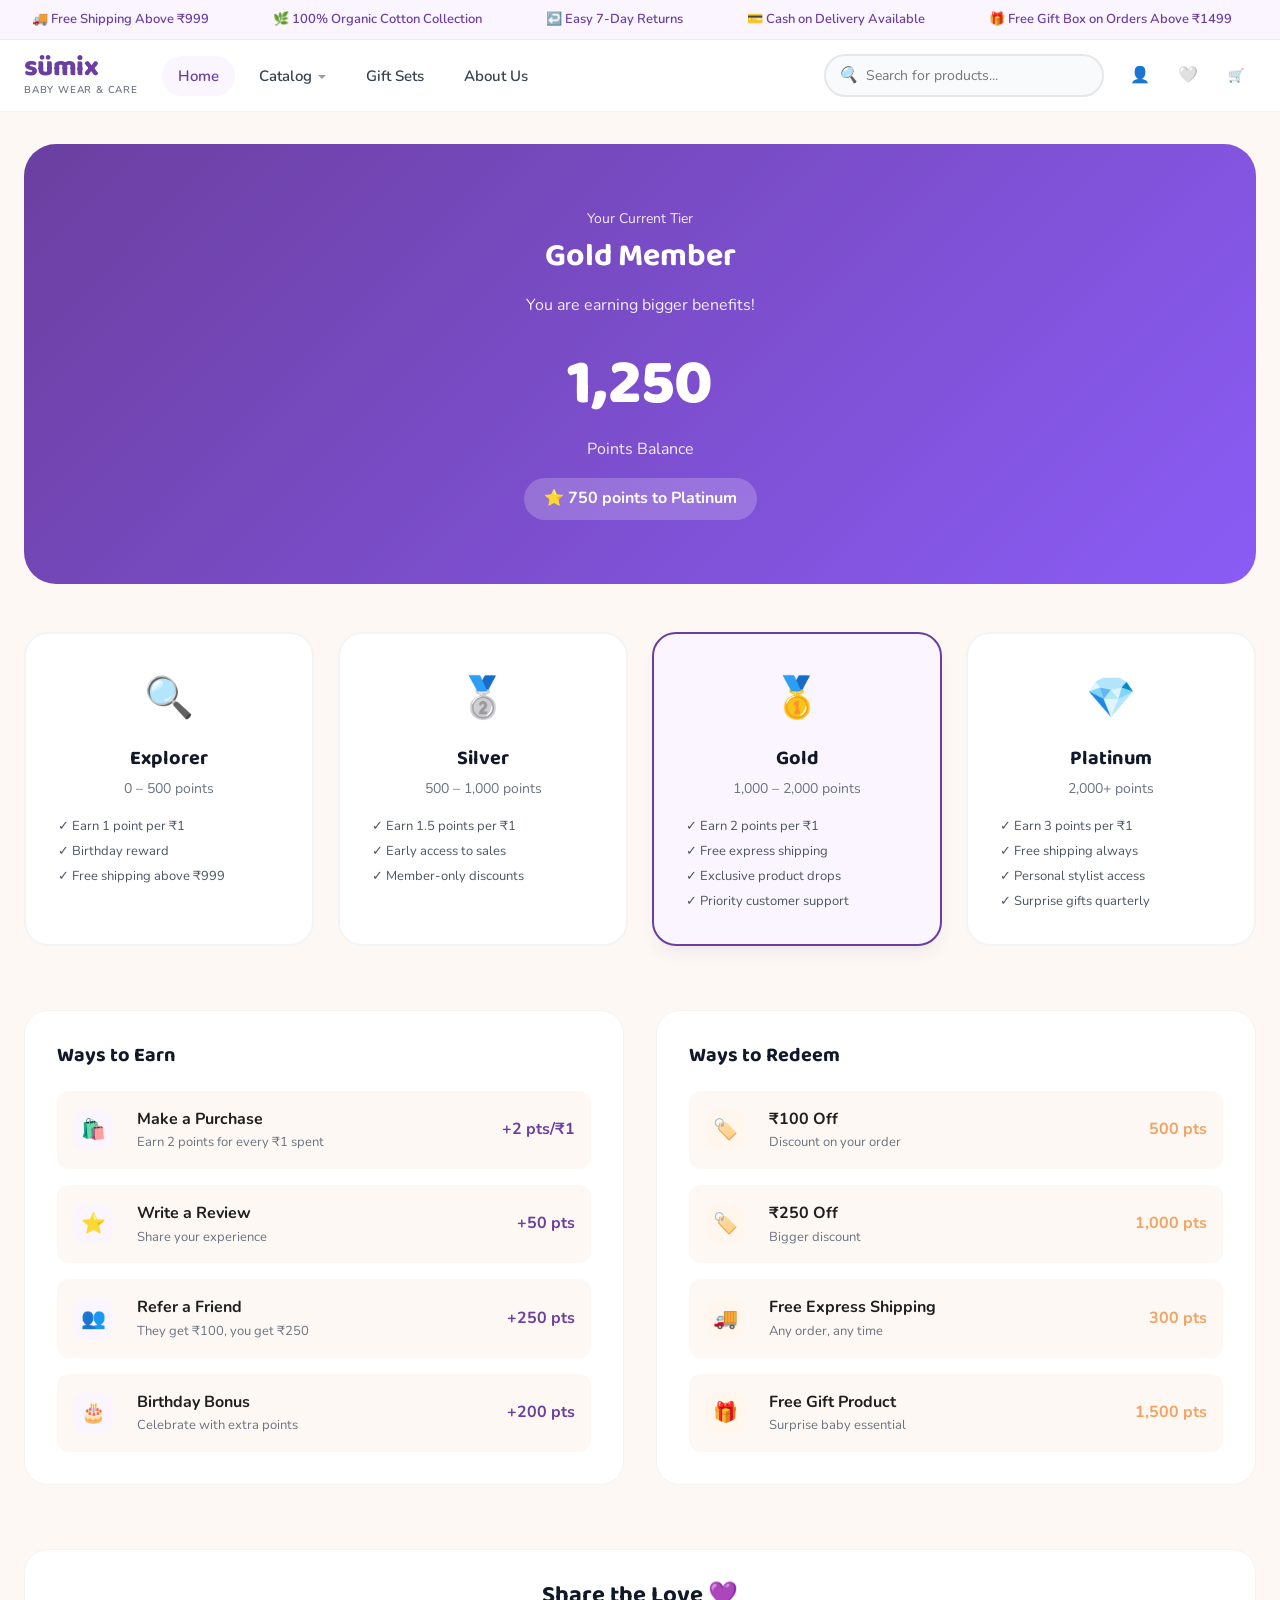
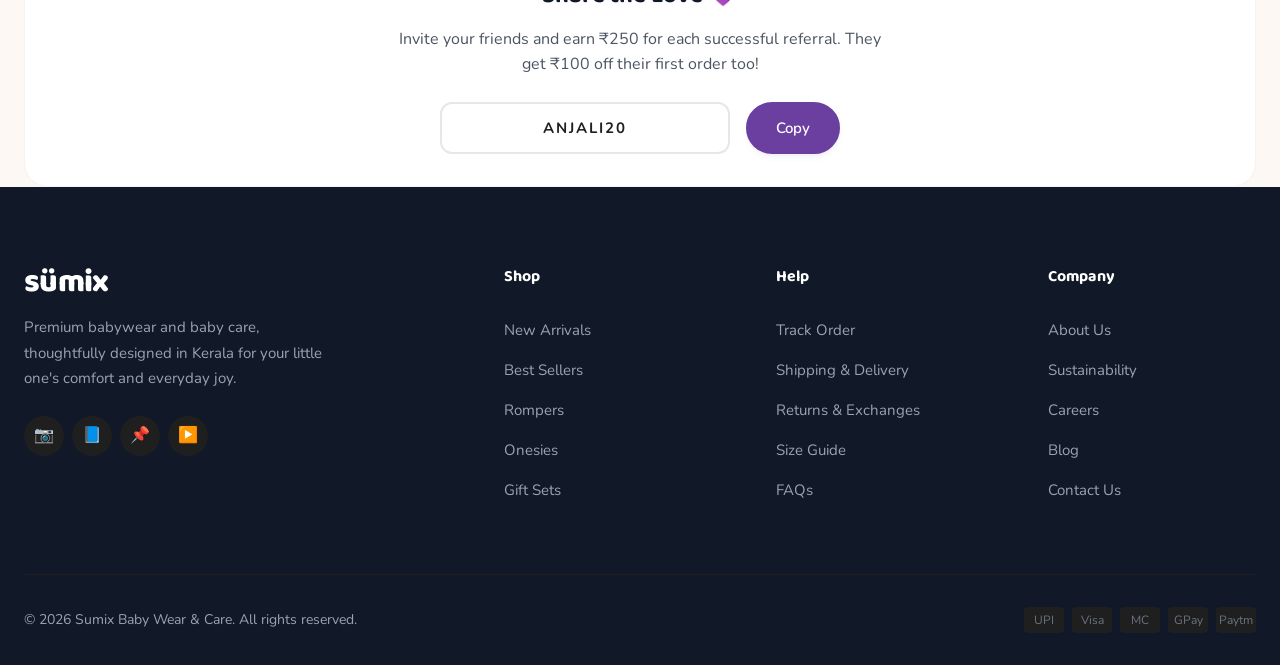
<file: sumix-store 2/rewards.html>
<!DOCTYPE html>
<html lang="en">
<head>
  <meta charset="UTF-8">
  <meta name="viewport" content="width=device-width, initial-scale=1.0">
  <title>SUMIX Rewards — Babywear</title>
  <link rel="stylesheet" href="css/style.css">
</head>
<body>

  <!-- Announcement Bar -->
  <div class="announcement-bar">
    <div class="announcement-track">
      <div class="announcement-item">🚚 Free Shipping Above ₹999</div>
      <div class="announcement-item">🌿 100% Organic Cotton Collection</div>
      <div class="announcement-item">↩️ Easy 7-Day Returns</div>
      <div class="announcement-item">💳 Cash on Delivery Available</div>
      <div class="announcement-item">🎁 Free Gift Box on Orders Above ₹1499</div>
      <div class="announcement-item">🚚 Free Shipping Above ₹999</div>
      <div class="announcement-item">🌿 100% Organic Cotton Collection</div>
      <div class="announcement-item">↩️ Easy 7-Day Returns</div>
      <div class="announcement-item">💳 Cash on Delivery Available</div>
      <div class="announcement-item">🎁 Free Gift Box on Orders Above ₹1499</div>
    </div>
  </div>

  <!-- Header -->
  <header class="header">
    <div class="container header-inner">
      <button class="mobile-menu-btn" aria-label="Menu">
        <span></span><span></span><span></span>
      </button>

      <a href="index.html" class="logo">
        <span class="logo-text">sümix</span>
        <span class="logo-tagline">baby wear & care</span>
      </a>

      <nav class="nav-desktop">
        <a href="index.html" class="nav-link active ">Home</a><a href="collection.html" class="nav-link  has-mega">Catalog</a><a href="collection.html?cat=Gift+Sets" class="nav-link  ">Gift Sets</a><a href="#" class="nav-link  ">About Us</a>
      </nav>

      <div style="display:flex;align-items:center;gap:var(--space-2);flex:1;justify-content:flex-end">
        <div class="search-bar">
          <i>🔍</i>
          <input type="text" placeholder="Search for products...">
        </div>

        <div class="header-actions">
          <a href="account.html" class="icon-btn" aria-label="Account">👤</a>
          <a href="wishlist.html" class="icon-btn" aria-label="Wishlist">
            🤍
            <span class="count wishlist-count" style="display:none">0</span>
          </a>
          <button class="icon-btn" aria-label="Cart" onclick="openCartDrawer()">
            🛒
            <span class="count cart-count" style="display:none">0</span>
          </button>
        </div>
      </div>
    </div>
  </header>

  <!-- Cart Drawer -->
  <div class="cart-drawer-overlay" id="cart-overlay" onclick="closeCartDrawer()"></div>
  <div class="cart-drawer" id="cart-drawer">
    <div class="cart-drawer-header">
      <h3>Your Bag</h3>
      <button class="icon-btn" onclick="closeCartDrawer()" aria-label="Close">✕</button>
    </div>
    <div class="cart-drawer-body" id="cart-drawer-body">
      <!-- Populated by JS -->
    </div>
    <div class="cart-drawer-footer" id="cart-drawer-footer">
      <!-- Populated by JS -->
    </div>
  </div>

  <main style="padding-top:var(--space-4)">
    <div class="container">
      <!-- Rewards Hero -->
      <div class="rewards-hero">
        <div style="font-size:0.875rem;opacity:0.9;margin-bottom:var(--space-1)">Your Current Tier</div>
        <h2>Gold Member</h2>
        <div style="font-size:1rem;opacity:0.9;margin-bottom:var(--space-2)">You are earning bigger benefits!</div>
        <div class="points">1,250</div>
        <div style="font-size:1rem;opacity:0.9">Points Balance</div>
        <div class="tier-badge">⭐ 750 points to Platinum</div>
      </div>

      <!-- Tiers -->
      <div class="tiers-grid">
        <div class="tier-card">
          <div class="tier-icon">🔍</div>
          <h4>Explorer</h4>
          <p style="font-size:0.875rem;color:var(--gray-500)">0 – 500 points</p>
          <ul style="font-size:0.8125rem;color:var(--gray-600);text-align:left;margin-top:var(--space-2);display:flex;flex-direction:column;gap:4px">
            <li>✓ Earn 1 point per ₹1</li>
            <li>✓ Birthday reward</li>
            <li>✓ Free shipping above ₹999</li>
          </ul>
        </div>
        <div class="tier-card">
          <div class="tier-icon">🥈</div>
          <h4>Silver</h4>
          <p style="font-size:0.875rem;color:var(--gray-500)">500 – 1,000 points</p>
          <ul style="font-size:0.8125rem;color:var(--gray-600);text-align:left;margin-top:var(--space-2);display:flex;flex-direction:column;gap:4px">
            <li>✓ Earn 1.5 points per ₹1</li>
            <li>✓ Early access to sales</li>
            <li>✓ Member-only discounts</li>
          </ul>
        </div>
        <div class="tier-card active">
          <div class="tier-icon">🥇</div>
          <h4>Gold</h4>
          <p style="font-size:0.875rem;color:var(--gray-500)">1,000 – 2,000 points</p>
          <ul style="font-size:0.8125rem;color:var(--gray-600);text-align:left;margin-top:var(--space-2);display:flex;flex-direction:column;gap:4px">
            <li>✓ Earn 2 points per ₹1</li>
            <li>✓ Free express shipping</li>
            <li>✓ Exclusive product drops</li>
            <li>✓ Priority customer support</li>
          </ul>
        </div>
        <div class="tier-card">
          <div class="tier-icon">💎</div>
          <h4>Platinum</h4>
          <p style="font-size:0.875rem;color:var(--gray-500)">2,000+ points</p>
          <ul style="font-size:0.8125rem;color:var(--gray-600);text-align:left;margin-top:var(--space-2);display:flex;flex-direction:column;gap:4px">
            <li>✓ Earn 3 points per ₹1</li>
            <li>✓ Free shipping always</li>
            <li>✓ Personal stylist access</li>
            <li>✓ Surprise gifts quarterly</li>
          </ul>
        </div>
      </div>

      <!-- Ways to Earn / Redeem -->
      <div style="display:grid;grid-template-columns:1fr 1fr;gap:var(--space-4);margin-bottom:var(--space-8)">
        <div class="account-main">
          <h3 style="font-family:var(--font-heading);font-size:1.25rem;margin-bottom:var(--space-3)">Ways to Earn</h3>
          <div style="display:flex;flex-direction:column;gap:var(--space-2)">
            <div style="display:flex;align-items:center;gap:var(--space-3);padding:var(--space-2);background:var(--cream);border-radius:var(--radius-md)">
              <div style="width:40px;height:40px;background:var(--primary-soft);border-radius:var(--radius-md);display:flex;align-items:center;justify-content:center;font-size:1.25rem">🛍️</div>
              <div style="flex:1">
                <div style="font-weight:700">Make a Purchase</div>
                <div style="font-size:0.8125rem;color:var(--gray-500)">Earn 2 points for every ₹1 spent</div>
              </div>
              <span style="font-weight:700;color:var(--primary)">+2 pts/₹1</span>
            </div>
            <div style="display:flex;align-items:center;gap:var(--space-3);padding:var(--space-2);background:var(--cream);border-radius:var(--radius-md)">
              <div style="width:40px;height:40px;background:var(--primary-soft);border-radius:var(--radius-md);display:flex;align-items:center;justify-content:center;font-size:1.25rem">⭐</div>
              <div style="flex:1">
                <div style="font-weight:700">Write a Review</div>
                <div style="font-size:0.8125rem;color:var(--gray-500)">Share your experience</div>
              </div>
              <span style="font-weight:700;color:var(--primary)">+50 pts</span>
            </div>
            <div style="display:flex;align-items:center;gap:var(--space-3);padding:var(--space-2);background:var(--cream);border-radius:var(--radius-md)">
              <div style="width:40px;height:40px;background:var(--primary-soft);border-radius:var(--radius-md);display:flex;align-items:center;justify-content:center;font-size:1.25rem">👥</div>
              <div style="flex:1">
                <div style="font-weight:700">Refer a Friend</div>
                <div style="font-size:0.8125rem;color:var(--gray-500)">They get ₹100, you get ₹250</div>
              </div>
              <span style="font-weight:700;color:var(--primary)">+250 pts</span>
            </div>
            <div style="display:flex;align-items:center;gap:var(--space-3);padding:var(--space-2);background:var(--cream);border-radius:var(--radius-md)">
              <div style="width:40px;height:40px;background:var(--primary-soft);border-radius:var(--radius-md);display:flex;align-items:center;justify-content:center;font-size:1.25rem">🎂</div>
              <div style="flex:1">
                <div style="font-weight:700">Birthday Bonus</div>
                <div style="font-size:0.8125rem;color:var(--gray-500)">Celebrate with extra points</div>
              </div>
              <span style="font-weight:700;color:var(--primary)">+200 pts</span>
            </div>
          </div>
        </div>

        <div class="account-main">
          <h3 style="font-family:var(--font-heading);font-size:1.25rem;margin-bottom:var(--space-3)">Ways to Redeem</h3>
          <div style="display:flex;flex-direction:column;gap:var(--space-2)">
            <div style="display:flex;align-items:center;gap:var(--space-3);padding:var(--space-2);background:var(--cream);border-radius:var(--radius-md)">
              <div style="width:40px;height:40px;background:var(--accent-soft);border-radius:var(--radius-md);display:flex;align-items:center;justify-content:center;font-size:1.25rem">🏷️</div>
              <div style="flex:1">
                <div style="font-weight:700">₹100 Off</div>
                <div style="font-size:0.8125rem;color:var(--gray-500)">Discount on your order</div>
              </div>
              <span style="font-weight:700;color:var(--accent)">500 pts</span>
            </div>
            <div style="display:flex;align-items:center;gap:var(--space-3);padding:var(--space-2);background:var(--cream);border-radius:var(--radius-md)">
              <div style="width:40px;height:40px;background:var(--accent-soft);border-radius:var(--radius-md);display:flex;align-items:center;justify-content:center;font-size:1.25rem">🏷️</div>
              <div style="flex:1">
                <div style="font-weight:700">₹250 Off</div>
                <div style="font-size:0.8125rem;color:var(--gray-500)">Bigger discount</div>
              </div>
              <span style="font-weight:700;color:var(--accent)">1,000 pts</span>
            </div>
            <div style="display:flex;align-items:center;gap:var(--space-3);padding:var(--space-2);background:var(--cream);border-radius:var(--radius-md)">
              <div style="width:40px;height:40px;background:var(--accent-soft);border-radius:var(--radius-md);display:flex;align-items:center;justify-content:center;font-size:1.25rem">🚚</div>
              <div style="flex:1">
                <div style="font-weight:700">Free Express Shipping</div>
                <div style="font-size:0.8125rem;color:var(--gray-500)">Any order, any time</div>
              </div>
              <span style="font-weight:700;color:var(--accent)">300 pts</span>
            </div>
            <div style="display:flex;align-items:center;gap:var(--space-3);padding:var(--space-2);background:var(--cream);border-radius:var(--radius-md)">
              <div style="width:40px;height:40px;background:var(--accent-soft);border-radius:var(--radius-md);display:flex;align-items:center;justify-content:center;font-size:1.25rem">🎁</div>
              <div style="flex:1">
                <div style="font-weight:700">Free Gift Product</div>
                <div style="font-size:0.8125rem;color:var(--gray-500)">Surprise baby essential</div>
              </div>
              <span style="font-weight:700;color:var(--accent)">1,500 pts</span>
            </div>
          </div>
        </div>
      </div>

      <!-- Referral -->
      <div class="account-main" style="text-align:center">
        <h3 style="font-family:var(--font-heading);font-size:1.5rem;margin-bottom:var(--space-2)">Share the Love 💜</h3>
        <p style="color:var(--gray-600);margin-bottom:var(--space-3);max-width:500px;margin-inline:auto">Invite your friends and earn ₹250 for each successful referral. They get ₹100 off their first order too!</p>
        <div style="display:flex;gap:var(--space-2);max-width:400px;margin:0 auto">
          <input type="text" class="input" value="ANJALI20" readonly style="text-align:center;font-weight:700;letter-spacing:2px">
          <button class="btn btn-primary" onclick="showToast('Referral code copied! 📋', 'success')">Copy</button>
        </div>
      </div>
    </div>
  </main>

  <!-- Footer -->
  <footer class="footer">
    <div class="container">
      <div class="footer-grid">
        <div class="footer-brand">
          <div class="logo-text" style="font-size:2rem">sümix</div>
          <p>Premium babywear and baby care, thoughtfully designed in Kerala for your little one's comfort and everyday joy.</p>
          <div class="footer-social">
            <a href="#" aria-label="Instagram">📷</a>
            <a href="#" aria-label="Facebook">📘</a>
            <a href="#" aria-label="Pinterest">📌</a>
            <a href="#" aria-label="YouTube">▶️</a>
          </div>
        </div>
        <div class="footer-column">
          <h4>Shop</h4>
          <a href="collection.html">New Arrivals</a>
          <a href="collection.html">Best Sellers</a>
          <a href="collection.html">Rompers</a>
          <a href="collection.html">Onesies</a>
          <a href="collection.html">Gift Sets</a>
        </div>
        <div class="footer-column">
          <h4>Help</h4>
          <a href="#">Track Order</a>
          <a href="#">Shipping & Delivery</a>
          <a href="#">Returns & Exchanges</a>
          <a href="#">Size Guide</a>
          <a href="#">FAQs</a>
        </div>
        <div class="footer-column">
          <h4>Company</h4>
          <a href="#">About Us</a>
          <a href="#">Sustainability</a>
          <a href="#">Careers</a>
          <a href="#">Blog</a>
          <a href="#">Contact Us</a>
        </div>
      </div>
      <div class="footer-bottom">
        <p>© 2026 Sumix Baby Wear & Care. All rights reserved.</p>
        <div class="footer-payment">
          <div class="payment-icon">UPI</div>
          <div class="payment-icon">Visa</div>
          <div class="payment-icon">MC</div>
          <div class="payment-icon">GPay</div>
          <div class="payment-icon">Paytm</div>
        </div>
      </div>
    </div>
  </footer>

  <!-- Mobile Bottom Nav -->
  <nav class="mobile-nav">
    <div class="mobile-nav-inner">
      <a href="index.html" class="mobile-nav-item "><span style="font-size:1.25rem">🏠</span>Home</a><a href="collection.html" class="mobile-nav-item "><span style="font-size:1.25rem">🛍️</span>Shop</a><a href="account.html?tab=rewards" class="mobile-nav-item active"><span style="font-size:1.25rem">🎁</span>Rewards</a><a href="wishlist.html" class="mobile-nav-item "><span style="font-size:1.25rem">🤍</span>Wishlist</a><a href="account.html" class="mobile-nav-item "><span style="font-size:1.25rem">👤</span>Account</a>
    </div>
  </nav>

  <script src="js/app.js"></script>
</body>
</html>
</file>
<file: sumix-store 2/css/style.css>
/* ============================================
   SUMIX Babywear & Care — Design System
   Premium E-commerce Stylesheet
   ============================================ */

@import url('https://fonts.googleapis.com/css2?family=Baloo+2:wght@400;500;600;700;800&family=Nunito:wght@300;400;500;600;700&display=swap');

/* ─── CSS Variables ─── */
:root {
  --primary: #6B3FA0;
  --primary-dark: #5A3490;
  --primary-light: #F3E8FF;
  --primary-soft: #FAF5FF;
  --accent: #F4A261;
  --accent-light: #FEF3C7;
  --accent-soft: #FFF7ED;
  --coral: #FB7185;
  --coral-light: #FFE4E6;
  --cream: #FDF8F3;
  --cream-dark: #F5EDE0;
  --beige: #F0E6D8;
  --white: #FFFFFF;
  --gray-50: #F9FAFB;
  --gray-100: #F3F4F6;
  --gray-200: #E5E7EB;
  --gray-300: #D1D5DB;
  --gray-400: #9CA3AF;
  --gray-500: #6B7280;
  --gray-600: #4B5563;
  --gray-700: #374151;
  --gray-800: #1F1F1F;
  --gray-900: #111827;
  --success: #10B981;
  --success-light: #D1FAE5;
  --warning: #F59E0B;
  --warning-light: #FEF3C7;
  --error: #EF4444;
  --error-light: #FEE2E2;
  --font-heading: 'Baloo 2', cursive;
  --font-body: 'Nunito', sans-serif;
  --space-1: 0.5rem;
  --space-2: 1rem;
  --space-3: 1.5rem;
  --space-4: 2rem;
  --space-5: 2.5rem;
  --space-6: 3rem;
  --space-8: 4rem;
  --space-10: 5rem;
  --space-12: 6rem;
  --radius-sm: 0.5rem;
  --radius-md: 0.75rem;
  --radius-lg: 1rem;
  --radius-xl: 1.5rem;
  --radius-2xl: 2rem;
  --radius-full: 9999px;
  --shadow-sm: 0 1px 2px 0 rgba(107,63,160,0.05);
  --shadow-md: 0 4px 6px -1px rgba(107,63,160,0.08), 0 2px 4px -2px rgba(107,63,160,0.04);
  --shadow-lg: 0 10px 15px -3px rgba(107,63,160,0.08), 0 4px 6px -4px rgba(107,63,160,0.04);
  --shadow-xl: 0 20px 25px -5px rgba(107,63,160,0.1), 0 8px 10px -6px rgba(107,63,160,0.04);
  --transition-fast: 150ms cubic-bezier(0.4,0,0.2,1);
  --transition-base: 250ms cubic-bezier(0.4,0,0.2,1);
  --transition-slow: 350ms cubic-bezier(0.4,0,0.2,1);
  --header-height: 72px;
  --announcement-height: 40px;
  --mobile-nav-height: 64px;
  --max-width: 1440px;
  --container-padding: 1.5rem;
}

*, *::before, *::after { box-sizing: border-box; margin: 0; padding: 0; }
html { scroll-behavior: smooth; -webkit-font-smoothing: antialiased; -moz-osx-font-smoothing: grayscale; }
body { font-family: var(--font-body); font-weight: 400; color: var(--gray-800); background: var(--cream); line-height: 1.6; overflow-x: hidden; }
h1,h2,h3,h4,h5,h6 { font-family: var(--font-heading); font-weight: 700; line-height: 1.2; color: var(--gray-900); }
a { text-decoration: none; color: inherit; transition: color var(--transition-fast); }
img { max-width: 100%; height: auto; display: block; }
button { font-family: var(--font-body); cursor: pointer; border: none; background: none; transition: all var(--transition-base); }
ul, ol { list-style: none; }
input, textarea, select { font-family: var(--font-body); outline: none; }

.container { width: 100%; max-width: var(--max-width); margin: 0 auto; padding: 0 var(--container-padding); }
.section { padding: var(--space-10) 0; }
.section-sm { padding: var(--space-6) 0; }

.text-display { font-family: var(--font-heading); font-size: clamp(2.5rem,5vw,4rem); font-weight: 800; line-height: 1.1; letter-spacing: -0.02em; }
.text-h1 { font-family: var(--font-heading); font-size: clamp(2rem,4vw,3rem); font-weight: 700; }
.text-h2 { font-family: var(--font-heading); font-size: clamp(1.5rem,3vw,2.25rem); font-weight: 700; }
.text-h3 { font-family: var(--font-heading); font-size: clamp(1.25rem,2vw,1.5rem); font-weight: 600; }
.text-h4 { font-family: var(--font-heading); font-size: 1.125rem; font-weight: 600; }
.text-body { font-family: var(--font-body); font-size: 1rem; line-height: 1.6; }
.text-small { font-size: 0.875rem; line-height: 1.5; }
.text-xs { font-size: 0.75rem; line-height: 1.5; }
.text-primary { color: var(--primary); }
.text-accent { color: var(--accent); }
.text-coral { color: var(--coral); }
.text-gray { color: var(--gray-500); }
.text-dark { color: var(--gray-800); }
.text-white { color: var(--white); }

.btn { display: inline-flex; align-items: center; justify-content: center; gap: var(--space-1); padding: 0.875rem 1.75rem; font-family: var(--font-body); font-weight: 600; font-size: 0.9375rem; border-radius: var(--radius-full); transition: all var(--transition-base); cursor: pointer; border: 2px solid transparent; white-space: nowrap; }
.btn-primary { background: var(--primary); color: var(--white); border-color: var(--primary); box-shadow: var(--shadow-md); }
.btn-primary:hover { background: var(--primary-dark); border-color: var(--primary-dark); transform: translateY(-2px); box-shadow: var(--shadow-lg); }
.btn-primary:active { transform: translateY(0); }
.btn-secondary { background: var(--white); color: var(--primary); border-color: var(--primary); }
.btn-secondary:hover { background: var(--primary-soft); transform: translateY(-2px); }
.btn-accent { background: var(--accent); color: var(--white); border-color: var(--accent); }
.btn-accent:hover { background: #e69154; transform: translateY(-2px); }
.btn-ghost { background: transparent; color: var(--gray-700); border-color: var(--gray-200); }
.btn-ghost:hover { background: var(--gray-50); border-color: var(--gray-300); }
.btn-sm { padding: 0.625rem 1.25rem; font-size: 0.875rem; }
.btn-lg { padding: 1rem 2.5rem; font-size: 1rem; }
.btn-full { width: 100%; }

.card { background: var(--white); border-radius: var(--radius-lg); overflow: hidden; transition: all var(--transition-base); border: 1px solid var(--gray-100); }
.card:hover { transform: translateY(-4px); box-shadow: var(--shadow-xl); border-color: transparent; }
.card-image { position: relative; overflow: hidden; aspect-ratio: 1; background: var(--cream); }
.card-image img { width: 100%; height: 100%; object-fit: cover; transition: transform var(--transition-slow); }
.card:hover .card-image img { transform: scale(1.05); }
.card-body { padding: var(--space-3); }

.badge { display: inline-flex; align-items: center; padding: 0.25rem 0.75rem; font-size: 0.75rem; font-weight: 700; border-radius: var(--radius-full); text-transform: uppercase; letter-spacing: 0.05em; }
.badge-new { background: var(--primary-light); color: var(--primary); }
.badge-sale { background: var(--coral-light); color: var(--coral); }
.badge-bestseller { background: var(--accent-soft); color: #c27a3a; }
.badge-stock { background: var(--success-light); color: var(--success); }
.badge-low { background: var(--warning-light); color: #b45309; }

.input { width: 100%; padding: 0.875rem 1rem; font-size: 0.9375rem; border: 2px solid var(--gray-200); border-radius: var(--radius-md); background: var(--white); transition: all var(--transition-base); color: var(--gray-800); }
.input:focus { border-color: var(--primary); box-shadow: 0 0 0 4px var(--primary-light); }
.input::placeholder { color: var(--gray-400); }
.select { appearance: none; background-image: url("data:image/svg+xml,%3Csvg xmlns='http://www.w3.org/2000/svg' width='24' height='24' viewBox='0 0 24 24' fill='none' stroke='%236B7280' stroke-width='2' stroke-linecap='round' stroke-linejoin='round'%3E%3Cpolyline points='6 9 12 15 18 9'%3E%3C/polyline%3E%3C/svg%3E"); background-repeat: no-repeat; background-position: right 0.75rem center; background-size: 1.25rem; padding-right: 2.5rem; }

.announcement-bar { background: var(--primary-soft); border-bottom: 1px solid var(--primary-light); height: var(--announcement-height); display: flex; align-items: center; overflow: hidden; position: relative; }
.announcement-track { display: flex; gap: var(--space-8); animation: scroll-announcement 30s linear infinite; white-space: nowrap; padding: 0 var(--space-4); }
.announcement-item { display: flex; align-items: center; gap: var(--space-1); font-size: 0.8125rem; font-weight: 600; color: var(--primary); flex-shrink: 0; }
@keyframes scroll-announcement { 0% { transform: translateX(0); } 100% { transform: translateX(-50%); } }

.header { position: sticky; top: 0; z-index: 100; background: rgba(255,255,255,0.95); backdrop-filter: blur(20px); -webkit-backdrop-filter: blur(20px); border-bottom: 1px solid var(--gray-100); height: var(--header-height); transition: all var(--transition-base); }
.header.scrolled { box-shadow: var(--shadow-md); }
.header-inner { display: flex; align-items: center; justify-content: space-between; height: 100%; gap: var(--space-3); }
.logo { display: flex; flex-direction: column; align-items: flex-start; flex-shrink: 0; }
.logo-text { font-family: var(--font-heading); font-size: 1.75rem; font-weight: 800; color: var(--primary); letter-spacing: -0.02em; line-height: 1; }
.logo-tagline { font-size: 0.625rem; font-weight: 600; color: var(--gray-500); letter-spacing: 0.08em; text-transform: uppercase; }

.nav-desktop { display: flex; align-items: center; gap: var(--space-1); }
.nav-link { padding: 0.5rem 1rem; font-weight: 600; font-size: 0.9375rem; color: var(--gray-700); border-radius: var(--radius-full); transition: all var(--transition-fast); position: relative; }
.nav-link:hover, .nav-link.active { color: var(--primary); background: var(--primary-soft); }
.nav-link.has-mega::after { content: ''; display: inline-block; width: 0; height: 0; margin-left: 6px; vertical-align: middle; border-left: 4px solid transparent; border-right: 4px solid transparent; border-top: 4px solid currentColor; opacity: 0.5; }

.mega-menu { position: absolute; top: 100%; left: 0; right: 0; background: var(--white); border-bottom: 1px solid var(--gray-100); box-shadow: var(--shadow-xl); opacity: 0; visibility: hidden; transform: translateY(-10px); transition: all var(--transition-base); z-index: 99; padding: var(--space-6) 0; }
.nav-item:hover .mega-menu { opacity: 1; visibility: visible; transform: translateY(0); }
.mega-grid { display: grid; grid-template-columns: repeat(4,1fr); gap: var(--space-6); }
.mega-column h4 { font-size: 0.875rem; font-weight: 700; color: var(--gray-900); margin-bottom: var(--space-3); text-transform: uppercase; letter-spacing: 0.05em; }
.mega-column a { display: block; padding: 0.5rem 0; color: var(--gray-600); font-size: 0.9375rem; transition: all var(--transition-fast); }
.mega-column a:hover { color: var(--primary); padding-left: 0.5rem; }
.mega-featured { grid-column: span 1; background: var(--cream); border-radius: var(--radius-lg); padding: var(--space-3); text-align: center; }
.mega-featured img { border-radius: var(--radius-md); margin-bottom: var(--space-2); }

.header-actions { display: flex; align-items: center; gap: var(--space-1); }
.icon-btn { width: 40px; height: 40px; display: flex; align-items: center; justify-content: center; border-radius: var(--radius-full); color: var(--gray-700); position: relative; transition: all var(--transition-fast); }
.icon-btn:hover { background: var(--primary-soft); color: var(--primary); }
.icon-btn .count { position: absolute; top: -2px; right: -2px; width: 20px; height: 20px; background: var(--primary); color: var(--white); font-size: 0.6875rem; font-weight: 700; border-radius: var(--radius-full); display: flex; align-items: center; justify-content: center; border: 2px solid var(--white); }
.search-bar { position: relative; width: 280px; }
.search-bar input { width: 100%; padding: 0.625rem 1rem 0.625rem 2.5rem; border: 2px solid var(--gray-200); border-radius: var(--radius-full); font-size: 0.875rem; background: var(--gray-50); transition: all var(--transition-base); }
.search-bar input:focus { background: var(--white); border-color: var(--primary); box-shadow: 0 0 0 4px var(--primary-light); }
.search-bar i { position: absolute; left: 0.875rem; top: 50%; transform: translateY(-50%); color: var(--gray-400); font-size: 1rem; }

.mobile-menu-btn { display: none; flex-direction: column; gap: 5px; padding: 0.5rem; }
.mobile-menu-btn span { display: block; width: 24px; height: 2px; background: var(--gray-800); border-radius: 2px; transition: all var(--transition-base); }

.hero { position: relative; background: linear-gradient(135deg, var(--cream) 0%, var(--primary-soft) 100%); border-radius: var(--radius-2xl); margin: var(--space-4) var(--container-padding); overflow: hidden; min-height: 600px; display: flex; align-items: center; }
.hero-content { position: relative; z-index: 2; padding: var(--space-8); max-width: 600px; }
.hero-label { display: inline-flex; align-items: center; gap: var(--space-1); padding: 0.5rem 1rem; background: var(--white); border-radius: var(--radius-full); font-size: 0.875rem; font-weight: 700; color: var(--primary); margin-bottom: var(--space-4); box-shadow: var(--shadow-sm); }
.hero-title { font-size: clamp(2.5rem,5vw,4rem); font-weight: 800; line-height: 1.1; margin-bottom: var(--space-3); color: var(--gray-900); }
.hero-title span { color: var(--primary); position: relative; }
.hero-title span::after { content: ''; position: absolute; bottom: 4px; left: 0; right: 0; height: 12px; background: var(--accent-light); z-index: -1; border-radius: 4px; opacity: 0.6; }
.hero-desc { font-size: 1.125rem; color: var(--gray-600); margin-bottom: var(--space-4); max-width: 480px; }
.hero-actions { display: flex; gap: var(--space-2); flex-wrap: wrap; }
.hero-image { position: absolute; right: 0; top: 0; bottom: 0; width: 55%; z-index: 1; }
.hero-image img { width: 100%; height: 100%; object-fit: cover; object-position: center left; }
.hero-image::before { content: ''; position: absolute; inset: 0; background: linear-gradient(to right, var(--cream) 0%, transparent 40%); z-index: 1; }

.trust-bar { background: var(--white); border-bottom: 1px solid var(--gray-100); padding: var(--space-4) 0; }
.trust-grid { display: grid; grid-template-columns: repeat(4,1fr); gap: var(--space-4); }
.trust-item { display: flex; align-items: center; gap: var(--space-2); padding: var(--space-2); }
.trust-icon { width: 48px; height: 48px; display: flex; align-items: center; justify-content: center; background: var(--primary-soft); border-radius: var(--radius-md); color: var(--primary); font-size: 1.25rem; flex-shrink: 0; }
.trust-text h4 { font-size: 0.9375rem; font-weight: 700; color: var(--gray-900); margin-bottom: 2px; }
.trust-text p { font-size: 0.8125rem; color: var(--gray-500); }

.section-header { display: flex; align-items: flex-end; justify-content: space-between; margin-bottom: var(--space-6); gap: var(--space-4); }
.section-title { font-family: var(--font-heading); font-size: clamp(1.5rem,3vw,2rem); font-weight: 700; color: var(--gray-900); }
.section-subtitle { color: var(--gray-500); margin-top: 0.5rem; font-size: 1rem; }
.link-arrow { display: inline-flex; align-items: center; gap: 0.5rem; font-weight: 700; color: var(--primary); font-size: 0.9375rem; transition: gap var(--transition-base); }
.link-arrow:hover { gap: 0.75rem; }

.age-grid { display: grid; grid-template-columns: repeat(5,1fr); gap: var(--space-3); }
.age-card { text-align: center; padding: var(--space-3); background: var(--white); border-radius: var(--radius-xl); border: 2px solid var(--gray-100); transition: all var(--transition-base); cursor: pointer; }
.age-card:hover { border-color: var(--primary-light); background: var(--primary-soft); transform: translateY(-4px); box-shadow: var(--shadow-lg); }
.age-avatar { width: 80px; height: 80px; margin: 0 auto var(--space-2); border-radius: var(--radius-full); background: var(--cream); display: flex; align-items: center; justify-content: center; font-size: 2rem; overflow: hidden; }
.age-avatar img { width: 100%; height: 100%; object-fit: cover; }
.age-card h4 { font-family: var(--font-heading); font-size: 1rem; font-weight: 700; color: var(--gray-900); }
.age-card p { font-size: 0.8125rem; color: var(--gray-500); margin-top: 2px; }

.category-grid { display: grid; grid-template-columns: repeat(6,1fr); gap: var(--space-3); }
.category-card { position: relative; border-radius: var(--radius-lg); overflow: hidden; aspect-ratio: 1; cursor: pointer; }
.category-card img { width: 100%; height: 100%; object-fit: cover; transition: transform var(--transition-slow); }
.category-card:hover img { transform: scale(1.08); }
.category-overlay { position: absolute; inset: 0; background: linear-gradient(to top, rgba(0,0,0,0.5) 0%, transparent 60%); display: flex; align-items: flex-end; padding: var(--space-3); }
.category-overlay h4 { color: var(--white); font-family: var(--font-heading); font-size: 1.125rem; font-weight: 700; }

.product-grid { display: grid; grid-template-columns: repeat(4,1fr); gap: var(--space-4); }
.product-grid-3 { grid-template-columns: repeat(3,1fr); }
.product-grid-5 { grid-template-columns: repeat(5,1fr); }

.product-card { position: relative; background: var(--white); border-radius: var(--radius-lg); overflow: hidden; border: 1px solid var(--gray-100); transition: all var(--transition-base); }
.product-card:hover { box-shadow: var(--shadow-xl); border-color: transparent; transform: translateY(-4px); }
.product-badge-wrap { position: absolute; top: var(--space-2); left: var(--space-2); z-index: 2; display: flex; flex-direction: column; gap: 4px; }
.wishlist-btn { position: absolute; top: var(--space-2); right: var(--space-2); z-index: 2; width: 36px; height: 36px; background: var(--white); border-radius: var(--radius-full); display: flex; align-items: center; justify-content: center; box-shadow: var(--shadow-md); color: var(--gray-400); transition: all var(--transition-base); }
.wishlist-btn:hover, .wishlist-btn.active { color: var(--coral); background: var(--coral-light); }
.product-image { position: relative; aspect-ratio: 1; background: var(--cream); overflow: hidden; }
.product-image img { width: 100%; height: 100%; object-fit: cover; transition: transform var(--transition-slow); }
.product-card:hover .product-image img { transform: scale(1.05); }
.product-image .hover-img { position: absolute; inset: 0; opacity: 0; transition: opacity var(--transition-base); }
.product-card:hover .hover-img { opacity: 1; }
.quick-add { position: absolute; bottom: -50px; left: var(--space-2); right: var(--space-2); transition: bottom var(--transition-base); }
.product-card:hover .quick-add { bottom: var(--space-2); }
.product-info { padding: var(--space-3); }
.product-rating { display: flex; align-items: center; gap: 4px; margin-bottom: 6px; }
.product-rating .stars { color: #FBBF24; font-size: 0.875rem; }
.product-rating .count { font-size: 0.8125rem; color: var(--gray-500); }
.product-name { font-family: var(--font-heading); font-size: 1rem; font-weight: 600; color: var(--gray-900); margin-bottom: 4px; line-height: 1.3; }
.product-meta { font-size: 0.8125rem; color: var(--gray-500); margin-bottom: var(--space-2); }
.product-price { display: flex; align-items: center; gap: var(--space-1); flex-wrap: wrap; }
.price-current { font-family: var(--font-heading); font-size: 1.125rem; font-weight: 700; color: var(--gray-900); }
.price-original { font-size: 0.9375rem; color: var(--gray-400); text-decoration: line-through; }
.price-save { font-size: 0.75rem; font-weight: 700; color: var(--success); background: var(--success-light); padding: 2px 8px; border-radius: var(--radius-full); }

.collection-banner { position: relative; border-radius: var(--radius-2xl); overflow: hidden; min-height: 400px; display: flex; align-items: center; margin-bottom: var(--space-8); }
.collection-banner img { position: absolute; inset: 0; width: 100%; height: 100%; object-fit: cover; }
.collection-banner::after { content: ''; position: absolute; inset: 0; background: linear-gradient(to right, rgba(0,0,0,0.6) 0%, transparent 70%); }
.collection-banner-content { position: relative; z-index: 2; padding: var(--space-8); max-width: 500px; }
.collection-banner-content h2 { color: var(--white); font-size: clamp(2rem,4vw,3rem); margin-bottom: var(--space-2); }
.collection-banner-content p { color: rgba(255,255,255,0.85); font-size: 1.125rem; margin-bottom: var(--space-4); }

.testimonial-card { background: var(--white); border-radius: var(--radius-xl); padding: var(--space-4); border: 1px solid var(--gray-100); }
.testimonial-stars { color: #FBBF24; margin-bottom: var(--space-2); }
.testimonial-text { font-size: 1rem; color: var(--gray-700); line-height: 1.7; margin-bottom: var(--space-3); font-style: italic; }
.testimonial-author { display: flex; align-items: center; gap: var(--space-2); }
.testimonial-author img { width: 44px; height: 44px; border-radius: var(--radius-full); object-fit: cover; }
.testimonial-author h5 { font-size: 0.9375rem; font-weight: 700; }
.testimonial-author p { font-size: 0.8125rem; color: var(--gray-500); }

.blog-card { background: var(--white); border-radius: var(--radius-lg); overflow: hidden; border: 1px solid var(--gray-100); transition: all var(--transition-base); }
.blog-card:hover { box-shadow: var(--shadow-lg); transform: translateY(-4px); }
.blog-card img { width: 100%; height: 220px; object-fit: cover; }
.blog-card-body { padding: var(--space-3); }
.blog-tag { display: inline-block; padding: 0.25rem 0.75rem; background: var(--primary-soft); color: var(--primary); font-size: 0.75rem; font-weight: 700; border-radius: var(--radius-full); margin-bottom: var(--space-2); }
.blog-card h3 { font-size: 1.125rem; font-weight: 700; margin-bottom: var(--space-1); line-height: 1.4; }
.blog-card p { font-size: 0.9375rem; color: var(--gray-600); line-height: 1.6; }

.insta-grid { display: grid; grid-template-columns: repeat(6,1fr); gap: var(--space-2); }
.insta-item { position: relative; aspect-ratio: 1; border-radius: var(--radius-md); overflow: hidden; cursor: pointer; }
.insta-item img { width: 100%; height: 100%; object-fit: cover; transition: transform var(--transition-slow); }
.insta-item:hover img { transform: scale(1.1); }
.insta-overlay { position: absolute; inset: 0; background: rgba(107,63,160,0.7); display: flex; align-items: center; justify-content: center; opacity: 0; transition: opacity var(--transition-base); }
.insta-item:hover .insta-overlay { opacity: 1; }
.insta-overlay i { color: var(--white); font-size: 1.5rem; }

.newsletter-section { background: linear-gradient(135deg, var(--primary) 0%, #8B5CF6 100%); border-radius: var(--radius-2xl); padding: var(--space-10) var(--space-8); text-align: center; color: var(--white); position: relative; overflow: hidden; }
.newsletter-section::before { content: ''; position: absolute; top: -50%; right: -20%; width: 600px; height: 600px; background: rgba(255,255,255,0.05); border-radius: var(--radius-full); }
.newsletter-section h2 { color: var(--white); font-size: clamp(1.75rem,3vw,2.5rem); margin-bottom: var(--space-2); }
.newsletter-section p { color: rgba(255,255,255,0.85); font-size: 1.125rem; margin-bottom: var(--space-4); max-width: 500px; margin-left: auto; margin-right: auto; }
.newsletter-form { display: flex; gap: var(--space-2); max-width: 480px; margin: 0 auto; }
.newsletter-form input { flex: 1; padding: 1rem 1.5rem; border-radius: var(--radius-full); border: none; font-size: 1rem; box-shadow: var(--shadow-lg); }
.newsletter-form .btn { background: var(--accent); border-color: var(--accent); color: var(--white); box-shadow: var(--shadow-lg); }
.newsletter-form .btn:hover { background: #e69154; }

.footer { background: var(--gray-900); color: var(--gray-400); padding-top: var(--space-10); }
.footer-grid { display: grid; grid-template-columns: 2fr repeat(3,1fr); gap: var(--space-8); padding-bottom: var(--space-8); border-bottom: 1px solid var(--gray-800); }
.footer-brand .logo-text { color: var(--white); margin-bottom: var(--space-2); }
.footer-brand p { font-size: 0.9375rem; line-height: 1.7; margin-bottom: var(--space-3); max-width: 300px; }
.footer-social { display: flex; gap: var(--space-1); }
.footer-social a { width: 40px; height: 40px; display: flex; align-items: center; justify-content: center; background: var(--gray-800); border-radius: var(--radius-full); color: var(--gray-400); transition: all var(--transition-fast); }
.footer-social a:hover { background: var(--primary); color: var(--white); transform: translateY(-2px); }
.footer-column h4 { color: var(--white); font-size: 1rem; font-weight: 700; margin-bottom: var(--space-3); font-family: var(--font-heading); }
.footer-column a { display: block; padding: 0.5rem 0; font-size: 0.9375rem; transition: all var(--transition-fast); }
.footer-column a:hover { color: var(--white); padding-left: 4px; }
.footer-bottom { display: flex; align-items: center; justify-content: space-between; padding: var(--space-4) 0; font-size: 0.875rem; }
.footer-payment { display: flex; gap: var(--space-1); }
.payment-icon { width: 40px; height: 26px; background: var(--gray-800); border-radius: 4px; display: flex; align-items: center; justify-content: center; font-size: 0.75rem; color: var(--gray-500); }

.mobile-nav { display: none; position: fixed; bottom: 0; left: 0; right: 0; background: var(--white); border-top: 1px solid var(--gray-100); padding: 0.5rem 0; z-index: 100; box-shadow: 0 -4px 20px rgba(0,0,0,0.05); }
.mobile-nav-inner { display: flex; justify-content: space-around; align-items: center; }
.mobile-nav-item { display: flex; flex-direction: column; align-items: center; gap: 2px; padding: 0.25rem 0.75rem; color: var(--gray-400); font-size: 0.625rem; font-weight: 600; position: relative; transition: color var(--transition-fast); }
.mobile-nav-item i { font-size: 1.25rem; }
.mobile-nav-item.active, .mobile-nav-item:hover { color: var(--primary); }
.mobile-nav-item .count { position: absolute; top: 0; right: 0.5rem; width: 18px; height: 18px; background: var(--primary); color: var(--white); font-size: 0.625rem; font-weight: 700; border-radius: var(--radius-full); display: flex; align-items: center; justify-content: center; }

.cart-drawer { position: fixed; top: 0; right: -100%; width: 100%; max-width: 480px; height: 100vh; background: var(--white); z-index: 200; box-shadow: var(--shadow-xl); transition: right var(--transition-slow); display: flex; flex-direction: column; }
.cart-drawer.open { right: 0; }
.cart-drawer-overlay { position: fixed; inset: 0; background: rgba(0,0,0,0.5); z-index: 199; opacity: 0; visibility: hidden; transition: all var(--transition-base); }
.cart-drawer-overlay.open { opacity: 1; visibility: visible; }
.cart-drawer-header { display: flex; align-items: center; justify-content: space-between; padding: var(--space-3) var(--space-4); border-bottom: 1px solid var(--gray-100); }
.cart-drawer-header h3 { font-family: var(--font-heading); font-size: 1.25rem; }
.cart-drawer-body { flex: 1; overflow-y: auto; padding: var(--space-3) var(--space-4); }
.cart-drawer-footer { padding: var(--space-3) var(--space-4); border-top: 1px solid var(--gray-100); background: var(--gray-50); }
.cart-item { display: flex; gap: var(--space-3); padding: var(--space-3) 0; border-bottom: 1px solid var(--gray-100); }
.cart-item-image { width: 80px; height: 80px; border-radius: var(--radius-md); background: var(--cream); overflow: hidden; flex-shrink: 0; }
.cart-item-image img { width: 100%; height: 100%; object-fit: cover; }
.cart-item-details { flex: 1; }
.cart-item-details h4 { font-size: 0.9375rem; font-weight: 700; margin-bottom: 2px; }
.cart-item-details p { font-size: 0.8125rem; color: var(--gray-500); margin-bottom: var(--space-1); }
.cart-item-price { font-weight: 700; color: var(--gray-900); }
.cart-item-actions { display: flex; align-items: center; gap: var(--space-2); margin-top: var(--space-1); }
.qty-selector { display: flex; align-items: center; border: 1px solid var(--gray-200); border-radius: var(--radius-md); overflow: hidden; }
.qty-selector button { width: 32px; height: 32px; display: flex; align-items: center; justify-content: center; background: var(--gray-50); color: var(--gray-700); font-weight: 700; }
.qty-selector button:hover { background: var(--gray-100); }
.qty-selector span { width: 36px; text-align: center; font-weight: 700; font-size: 0.875rem; }
.remove-btn { font-size: 0.8125rem; color: var(--gray-400); text-decoration: underline; }
.remove-btn:hover { color: var(--error); }
.cart-summary-row { display: flex; justify-content: space-between; padding: 0.5rem 0; font-size: 0.9375rem; }
.cart-summary-row.total { font-family: var(--font-heading); font-size: 1.125rem; font-weight: 700; color: var(--gray-900); border-top: 2px solid var(--gray-200); margin-top: var(--space-2); padding-top: var(--space-2); }
.free-shipping-bar { background: var(--primary-soft); border-radius: var(--radius-md); padding: var(--space-2); margin-bottom: var(--space-3); }
.free-shipping-bar p { font-size: 0.8125rem; color: var(--primary); font-weight: 600; margin-bottom: var(--space-1); }
.progress-track { height: 6px; background: var(--primary-light); border-radius: var(--radius-full); overflow: hidden; }
.progress-fill { height: 100%; background: linear-gradient(90deg, var(--primary), #8B5CF6); border-radius: var(--radius-full); transition: width var(--transition-slow); }

.toast-container { position: fixed; top: 100px; right: var(--space-4); z-index: 300; display: flex; flex-direction: column; gap: var(--space-2); }
.toast { background: var(--white); border-radius: var(--radius-lg); padding: var(--space-3); box-shadow: var(--shadow-xl); display: flex; align-items: center; gap: var(--space-2); min-width: 300px; border-left: 4px solid var(--success); animation: slideInRight 0.3s ease, fadeOut 0.3s ease 2.7s forwards; }
.toast.error { border-left-color: var(--error); }
.toast.info { border-left-color: var(--primary); }
@keyframes slideInRight { from { transform: translateX(100%); opacity: 0; } to { transform: translateX(0); opacity: 1; } }
@keyframes fadeOut { to { opacity: 0; transform: translateX(20px); } }
@keyframes fadeInUp { from { opacity: 0; transform: translateY(30px); } to { opacity: 1; transform: translateY(0); } }
.animate-fade-in-up { animation: fadeInUp 0.6s ease forwards; }
.stagger-1 { animation-delay: 0.1s; }
.stagger-2 { animation-delay: 0.2s; }
.stagger-3 { animation-delay: 0.3s; }
.stagger-4 { animation-delay: 0.4s; }
.reveal { opacity: 0; transform: translateY(30px); transition: all 0.6s ease; }
.reveal.visible { opacity: 1; transform: translateY(0); }

.pdp-grid { display: grid; grid-template-columns: 55% 45%; gap: var(--space-8); align-items: start; }
.pdp-gallery { position: sticky; top: calc(var(--header-height) + var(--space-4)); }
.gallery-main { position: relative; background: var(--cream); border-radius: var(--radius-xl); overflow: hidden; aspect-ratio: 1; }
.gallery-main img { width: 100%; height: 100%; object-fit: cover; }
.gallery-thumbs { display: flex; gap: var(--space-2); margin-top: var(--space-3); }
.gallery-thumb { width: 80px; height: 80px; border-radius: var(--radius-md); overflow: hidden; border: 2px solid transparent; cursor: pointer; background: var(--cream); opacity: 0.7; transition: all var(--transition-fast); }
.gallery-thumb.active, .gallery-thumb:hover { border-color: var(--primary); opacity: 1; }
.gallery-thumb img { width: 100%; height: 100%; object-fit: cover; }
.pdp-info { padding-top: var(--space-2); }
.pdp-badges { display: flex; gap: var(--space-1); margin-bottom: var(--space-2); }
.pdp-title { font-size: clamp(1.5rem,3vw,2.25rem); font-weight: 700; margin-bottom: var(--space-2); line-height: 1.2; }
.pdp-rating { display: flex; align-items: center; gap: var(--space-2); margin-bottom: var(--space-3); }
.pdp-price-wrap { display: flex; align-items: baseline; gap: var(--space-2); margin-bottom: var(--space-3); flex-wrap: wrap; }
.pdp-price { font-family: var(--font-heading); font-size: 2rem; font-weight: 700; color: var(--gray-900); }
.pdp-mrp { font-size: 1.25rem; color: var(--gray-400); text-decoration: line-through; }
.pdp-discount { font-size: 0.875rem; font-weight: 700; color: var(--success); background: var(--success-light); padding: 0.25rem 0.75rem; border-radius: var(--radius-full); }
.pdp-rewards { display: flex; align-items: center; gap: var(--space-2); padding: var(--space-2); background: var(--accent-soft); border-radius: var(--radius-md); margin-bottom: var(--space-4); font-size: 0.9375rem; color: #92400e; }
.size-section { margin-bottom: var(--space-4); }
.size-header { display: flex; align-items: center; justify-content: space-between; margin-bottom: var(--space-2); }
.size-header h4 { font-size: 1rem; font-weight: 700; }
.size-guide-link { font-size: 0.875rem; color: var(--primary); font-weight: 600; text-decoration: underline; }
.size-options { display: flex; gap: var(--space-2); flex-wrap: wrap; }
.size-option { min-width: 64px; padding: 0.75rem 1rem; border: 2px solid var(--gray-200); border-radius: var(--radius-md); text-align: center; font-weight: 700; font-size: 0.875rem; cursor: pointer; transition: all var(--transition-fast); background: var(--white); }
.size-option:hover { border-color: var(--primary); }
.size-option.active { border-color: var(--primary); background: var(--primary-soft); color: var(--primary); }
.size-option.disabled { opacity: 0.4; cursor: not-allowed; text-decoration: line-through; }
.color-section { margin-bottom: var(--space-4); }
.color-options { display: flex; gap: var(--space-2); }
.color-option { width: 40px; height: 40px; border-radius: var(--radius-full); border: 3px solid transparent; cursor: pointer; position: relative; transition: all var(--transition-fast); box-shadow: var(--shadow-sm); }
.color-option.active { border-color: var(--primary); box-shadow: 0 0 0 2px var(--white), 0 0 0 4px var(--primary); }
.delivery-widget { background: var(--gray-50); border-radius: var(--radius-lg); padding: var(--space-3); margin-bottom: var(--space-4); border: 1px solid var(--gray-100); }
.delivery-widget h4 { font-size: 0.9375rem; font-weight: 700; margin-bottom: var(--space-2); display: flex; align-items: center; gap: var(--space-1); }
.pincode-check { display: flex; gap: var(--space-2); margin-bottom: var(--space-2); }
.pincode-check input { flex: 1; }
.delivery-info { display: flex; gap: var(--space-3); font-size: 0.875rem; }
.delivery-info span { display: flex; align-items: center; gap: 4px; color: var(--gray-600); }
.pdp-actions { display: flex; gap: var(--space-2); margin-bottom: var(--space-4); }
.pdp-actions .btn { flex: 1; padding: 1.125rem; font-size: 1rem; }
.pdp-trust { display: grid; grid-template-columns: repeat(2,1fr); gap: var(--space-2); margin-bottom: var(--space-4); }
.trust-pill { display: flex; align-items: center; gap: var(--space-1); padding: var(--space-2); background: var(--white); border: 1px solid var(--gray-100); border-radius: var(--radius-md); font-size: 0.8125rem; font-weight: 600; color: var(--gray-700); }
.trust-pill i { color: var(--success); font-size: 1rem; }

.tabs { display: flex; gap: var(--space-1); border-bottom: 2px solid var(--gray-100); margin-bottom: var(--space-4); }
.tab-btn { padding: var(--space-2) var(--space-3); font-weight: 700; font-size: 0.9375rem; color: var(--gray-500); border-bottom: 2px solid transparent; margin-bottom: -2px; transition: all var(--transition-fast); font-family: var(--font-body); }
.tab-btn.active, .tab-btn:hover { color: var(--primary); border-bottom-color: var(--primary); }
.tab-content { display: none; }
.tab-content.active { display: block; animation: fadeInUp 0.3s ease; }

.review-summary { display: flex; gap: var(--space-8); margin-bottom: var(--space-6); padding-bottom: var(--space-6); border-bottom: 1px solid var(--gray-100); }
.review-big-rating { text-align: center; }
.review-big-rating .number { font-family: var(--font-heading); font-size: 4rem; font-weight: 800; color: var(--gray-900); line-height: 1; }
.review-big-rating .stars { color: #FBBF24; font-size: 1.25rem; margin: var(--space-1) 0; }
.review-bars { flex: 1; }
.review-bar { display: flex; align-items: center; gap: var(--space-2); margin-bottom: var(--space-1); }
.review-bar span { font-size: 0.875rem; font-weight: 600; width: 60px; flex-shrink: 0; }
.review-bar .bar { flex: 1; height: 8px; background: var(--gray-100); border-radius: var(--radius-full); overflow: hidden; }
.review-bar .bar-fill { height: 100%; background: #FBBF24; border-radius: var(--radius-full); }

.cart-layout { display: grid; grid-template-columns: 1fr 380px; gap: var(--space-6); align-items: start; }
.cart-items { background: var(--white); border-radius: var(--radius-xl); border: 1px solid var(--gray-100); overflow: hidden; }
.cart-item-row { display: flex; gap: var(--space-4); padding: var(--space-4); border-bottom: 1px solid var(--gray-100); }
.cart-item-row:last-child { border-bottom: none; }
.cart-item-main { display: flex; gap: var(--space-3); flex: 1; }
.cart-item-main img { width: 100px; height: 100px; border-radius: var(--radius-md); object-fit: cover; background: var(--cream); }
.cart-item-info h4 { font-size: 1rem; font-weight: 700; margin-bottom: 4px; }
.cart-item-info p { font-size: 0.8125rem; color: var(--gray-500); margin-bottom: var(--space-1); }
.cart-item-actions-row { display: flex; align-items: center; gap: var(--space-3); margin-top: var(--space-2); }
.cart-sidebar { position: sticky; top: calc(var(--header-height) + var(--space-4)); }
.cart-summary-box { background: var(--white); border-radius: var(--radius-xl); border: 1px solid var(--gray-100); padding: var(--space-4); }
.cart-summary-box h3 { font-family: var(--font-heading); font-size: 1.25rem; margin-bottom: var(--space-3); }
.summary-row { display: flex; justify-content: space-between; padding: 0.625rem 0; font-size: 0.9375rem; color: var(--gray-600); }
.summary-row.discount { color: var(--success); }
.summary-row.total { font-family: var(--font-heading); font-size: 1.25rem; font-weight: 700; color: var(--gray-900); border-top: 2px solid var(--gray-100); margin-top: var(--space-2); padding-top: var(--space-2); }
.gift-options { margin: var(--space-4) 0; padding: var(--space-3); background: var(--cream); border-radius: var(--radius-lg); }
.gift-options h4 { font-size: 1rem; margin-bottom: var(--space-2); }
.gift-option { display: flex; align-items: center; gap: var(--space-2); padding: var(--space-2) 0; font-size: 0.9375rem; cursor: pointer; }
.gift-option input { width: 18px; height: 18px; accent-color: var(--primary); }

.checkout-layout { display: grid; grid-template-columns: 1fr 420px; gap: var(--space-6); align-items: start; }
.checkout-section { background: var(--white); border-radius: var(--radius-xl); border: 1px solid var(--gray-100); padding: var(--space-4); margin-bottom: var(--space-4); }
.checkout-section h3 { font-family: var(--font-heading); font-size: 1.125rem; margin-bottom: var(--space-3); display: flex; align-items: center; gap: var(--space-2); }
.checkout-section h3 .step-num { width: 32px; height: 32px; background: var(--primary); color: var(--white); border-radius: var(--radius-full); display: flex; align-items: center; justify-content: center; font-size: 0.875rem; font-family: var(--font-body); }
.address-grid { display: grid; grid-template-columns: repeat(2,1fr); gap: var(--space-3); }
.address-card { border: 2px solid var(--gray-200); border-radius: var(--radius-lg); padding: var(--space-3); cursor: pointer; transition: all var(--transition-fast); }
.address-card:hover, .address-card.active { border-color: var(--primary); background: var(--primary-soft); }
.address-card h4 { font-size: 0.9375rem; font-weight: 700; margin-bottom: 4px; }
.address-card p { font-size: 0.875rem; color: var(--gray-600); line-height: 1.5; }
.delivery-options { display: flex; flex-direction: column; gap: var(--space-2); }
.delivery-option { display: flex; align-items: center; gap: var(--space-3); padding: var(--space-3); border: 2px solid var(--gray-200); border-radius: var(--radius-lg); cursor: pointer; transition: all var(--transition-fast); }
.delivery-option:hover, .delivery-option.active { border-color: var(--primary); background: var(--primary-soft); }
.delivery-option input { width: 20px; height: 20px; accent-color: var(--primary); }
.delivery-option-info h4 { font-size: 0.9375rem; font-weight: 700; }
.delivery-option-info p { font-size: 0.8125rem; color: var(--gray-500); }
.delivery-option-price { margin-left: auto; font-weight: 700; color: var(--gray-900); }
.payment-grid { display: grid; grid-template-columns: repeat(3,1fr); gap: var(--space-2); }
.payment-option { border: 2px solid var(--gray-200); border-radius: var(--radius-md); padding: var(--space-3); text-align: center; cursor: pointer; transition: all var(--transition-fast); }
.payment-option:hover, .payment-option.active { border-color: var(--primary); background: var(--primary-soft); }
.payment-option i { font-size: 1.5rem; color: var(--primary); margin-bottom: var(--space-1); display: block; }
.payment-option span { font-size: 0.8125rem; font-weight: 600; }

.account-layout { display: grid; grid-template-columns: 280px 1fr; gap: var(--space-6); align-items: start; }
.account-sidebar { position: sticky; top: calc(var(--header-height) + var(--space-4)); }
.account-nav { background: var(--white); border-radius: var(--radius-xl); border: 1px solid var(--gray-100); overflow: hidden; }
.account-nav-item { display: flex; align-items: center; gap: var(--space-2); padding: var(--space-2) var(--space-3); font-weight: 600; font-size: 0.9375rem; color: var(--gray-700); transition: all var(--transition-fast); border-left: 3px solid transparent; }
.account-nav-item:hover, .account-nav-item.active { background: var(--primary-soft); color: var(--primary); border-left-color: var(--primary); }
.account-nav-item i { font-size: 1.125rem; width: 24px; text-align: center; }
.account-main { background: var(--white); border-radius: var(--radius-xl); border: 1px solid var(--gray-100); padding: var(--space-4); }
.dashboard-widgets { display: grid; grid-template-columns: repeat(3,1fr); gap: var(--space-3); margin-bottom: var(--space-6); }
.dashboard-widget { background: var(--cream); border-radius: var(--radius-lg); padding: var(--space-3); text-align: center; border: 1px solid var(--gray-100); }
.dashboard-widget .value { font-family: var(--font-heading); font-size: 1.75rem; font-weight: 700; color: var(--primary); }
.dashboard-widget .label { font-size: 0.8125rem; color: var(--gray-500); font-weight: 600; }

.child-card { background: var(--white); border-radius: var(--radius-xl); border: 2px solid var(--gray-100); padding: var(--space-4); transition: all var(--transition-base); cursor: pointer; }
.child-card:hover, .child-card.active { border-color: var(--primary); box-shadow: var(--shadow-lg); }
.child-card-header { display: flex; align-items: center; gap: var(--space-3); margin-bottom: var(--space-3); }
.child-avatar { width: 64px; height: 64px; border-radius: var(--radius-full); object-fit: cover; border: 3px solid var(--primary-light); }
.child-card-header h4 { font-size: 1.125rem; }
.child-card-header p { font-size: 0.8125rem; color: var(--gray-500); }
.timeline { position: relative; padding-left: var(--space-4); }
.timeline::before { content: ''; position: absolute; left: 8px; top: 0; bottom: 0; width: 2px; background: var(--gray-200); }
.timeline-item { position: relative; padding-bottom: var(--space-3); }
.timeline-item::before { content: ''; position: absolute; left: -24px; top: 4px; width: 12px; height: 12px; background: var(--primary); border-radius: var(--radius-full); border: 2px solid var(--white); box-shadow: 0 0 0 2px var(--primary-light); }

.auth-layout { display: grid; grid-template-columns: 1fr 1fr; min-height: 100vh; }
.auth-visual { background: linear-gradient(135deg, var(--primary) 0%, #8B5CF6 50%, var(--accent) 100%); display: flex; flex-direction: column; align-items: center; justify-content: center; padding: var(--space-8); color: var(--white); position: relative; overflow: hidden; }
.auth-visual::before { content: ''; position: absolute; width: 600px; height: 600px; background: rgba(255,255,255,0.05); border-radius: var(--radius-full); top: -200px; right: -200px; }
.auth-visual img { max-width: 400px; border-radius: var(--radius-2xl); box-shadow: var(--shadow-xl); margin-bottom: var(--space-6); }
.auth-visual h2 { color: var(--white); font-size: 2rem; margin-bottom: var(--space-2); text-align: center; }
.auth-visual p { text-align: center; opacity: 0.9; max-width: 400px; }
.auth-form-wrap { display: flex; flex-direction: column; align-items: center; justify-content: center; padding: var(--space-8); background: var(--cream); }
.auth-form { width: 100%; max-width: 420px; }
.auth-form h2 { font-size: 1.75rem; margin-bottom: var(--space-1); }
.auth-form > p { color: var(--gray-500); margin-bottom: var(--space-4); }
.form-group { margin-bottom: var(--space-3); }
.form-group label { display: block; font-size: 0.875rem; font-weight: 700; color: var(--gray-700); margin-bottom: 0.5rem; }
.social-login { display: flex; gap: var(--space-2); margin-bottom: var(--space-4); }
.social-btn { flex: 1; display: flex; align-items: center; justify-content: center; gap: var(--space-1); padding: 0.875rem; border: 2px solid var(--gray-200); border-radius: var(--radius-md); font-weight: 600; font-size: 0.9375rem; transition: all var(--transition-fast); }
.social-btn:hover { border-color: var(--primary); background: var(--primary-soft); }
.divider { display: flex; align-items: center; gap: var(--space-2); margin: var(--space-4) 0; color: var(--gray-400); font-size: 0.875rem; }
.divider::before, .divider::after { content: ''; flex: 1; height: 1px; background: var(--gray-200); }

.wishlist-grid { display: grid; grid-template-columns: repeat(4,1fr); gap: var(--space-4); }

.collection-layout { display: grid; grid-template-columns: 260px 1fr; gap: var(--space-6); align-items: start; }
.filter-sidebar { position: sticky; top: calc(var(--header-height) + var(--space-4)); }
.filter-group { background: var(--white); border-radius: var(--radius-lg); border: 1px solid var(--gray-100); padding: var(--space-3); margin-bottom: var(--space-3); }
.filter-group h4 { font-size: 0.9375rem; font-weight: 700; margin-bottom: var(--space-2); display: flex; align-items: center; justify-content: space-between; cursor: pointer; }
.filter-option { display: flex; align-items: center; gap: var(--space-2); padding: 0.375rem 0; font-size: 0.875rem; color: var(--gray-600); cursor: pointer; }
.filter-option input { width: 18px; height: 18px; accent-color: var(--primary); }
.filter-option:hover { color: var(--primary); }
.collection-toolbar { display: flex; align-items: center; justify-content: space-between; margin-bottom: var(--space-4); padding-bottom: var(--space-3); border-bottom: 1px solid var(--gray-100); }
.breadcrumb { display: flex; align-items: center; gap: var(--space-1); font-size: 0.875rem; color: var(--gray-500); }
.breadcrumb a:hover { color: var(--primary); }

.rewards-hero { background: linear-gradient(135deg, var(--primary) 0%, #8B5CF6 100%); border-radius: var(--radius-2xl); padding: var(--space-8); color: var(--white); text-align: center; margin-bottom: var(--space-6); }
.rewards-hero h2 { color: var(--white); font-size: 2rem; margin-bottom: var(--space-2); }
.rewards-hero .points { font-family: var(--font-heading); font-size: 4rem; font-weight: 800; }
.tier-badge { display: inline-flex; align-items: center; gap: var(--space-1); padding: 0.5rem 1.25rem; background: rgba(255,255,255,0.2); border-radius: var(--radius-full); font-weight: 700; margin-top: var(--space-2); }
.tiers-grid { display: grid; grid-template-columns: repeat(4,1fr); gap: var(--space-3); margin-bottom: var(--space-8); }
.tier-card { background: var(--white); border-radius: var(--radius-xl); padding: var(--space-4); text-align: center; border: 2px solid var(--gray-100); transition: all var(--transition-base); }
.tier-card.active { border-color: var(--primary); box-shadow: var(--shadow-lg); background: var(--primary-soft); }
.tier-card h4 { font-family: var(--font-heading); font-size: 1.25rem; margin-bottom: var(--space-1); }
.tier-card .tier-icon { font-size: 2.5rem; margin-bottom: var(--space-2); }

@media (max-width: 1024px) {
  .product-grid { grid-template-columns: repeat(3,1fr); }
  .category-grid { grid-template-columns: repeat(3,1fr); }
  .age-grid { grid-template-columns: repeat(3,1fr); }
  .trust-grid { grid-template-columns: repeat(2,1fr); }
  .insta-grid { grid-template-columns: repeat(3,1fr); }
  .pdp-grid { grid-template-columns: 1fr; }
  .cart-layout { grid-template-columns: 1fr; }
  .checkout-layout { grid-template-columns: 1fr; }
  .account-layout { grid-template-columns: 1fr; }
  .collection-layout { grid-template-columns: 1fr; }
  .auth-layout { grid-template-columns: 1fr; }
  .auth-visual { display: none; }
  .wishlist-grid { grid-template-columns: repeat(3,1fr); }
  .tiers-grid { grid-template-columns: repeat(2,1fr); }
  .mega-grid { grid-template-columns: repeat(2,1fr); }
}

@media (max-width: 768px) {
  :root { --container-padding: 1rem; --header-height: 64px; }
  .nav-desktop, .search-bar { display: none; }
  .mobile-menu-btn { display: flex; }
  .mobile-nav { display: block; }
  .product-grid { grid-template-columns: repeat(2,1fr); gap: var(--space-2); }
  .category-grid { grid-template-columns: repeat(2,1fr); }
  .age-grid { grid-template-columns: repeat(2,1fr); }
  .trust-grid { grid-template-columns: 1fr; }
  .insta-grid { grid-template-columns: repeat(2,1fr); }
  .footer-grid { grid-template-columns: 1fr; gap: var(--space-4); }
  .wishlist-grid { grid-template-columns: repeat(2,1fr); }
  .dashboard-widgets { grid-template-columns: 1fr; }
  .address-grid { grid-template-columns: 1fr; }
  .payment-grid { grid-template-columns: repeat(2,1fr); }
  .hero { min-height: 500px; margin: var(--space-2); border-radius: var(--radius-xl); }
  .hero-content { padding: var(--space-4); max-width: 100%; }
  .hero-image { width: 100%; opacity: 0.3; }
  .hero-image::before { background: linear-gradient(to top, var(--cream) 0%, transparent 60%); }
  .section { padding: var(--space-6) 0; }
  .newsletter-form { flex-direction: column; }
  .pdp-actions { flex-direction: column; }
  .pdp-trust { grid-template-columns: 1fr; }
  .cart-item-main { flex-direction: column; }
  .cart-item-main img { width: 100%; height: auto; }
  .review-summary { flex-direction: column; gap: var(--space-4); }
  body { padding-bottom: var(--mobile-nav-height); }
}

@media (max-width: 480px) {
  .product-grid { grid-template-columns: repeat(2,1fr); }
  .hero-title { font-size: 2rem; }
  .hero-actions { flex-direction: column; }
  .hero-actions .btn { width: 100%; }
}

.sr-only { position: absolute; width: 1px; height: 1px; padding: 0; margin: -1px; overflow: hidden; clip: rect(0,0,0,0); white-space: nowrap; border: 0; }
.text-center { text-align: center; }
.flex { display: flex; }
.items-center { align-items: center; }
.justify-between { justify-content: space-between; }
.gap-2 { gap: var(--space-2); }
.gap-4 { gap: var(--space-4); }
.mb-2 { margin-bottom: var(--space-2); }
.mb-4 { margin-bottom: var(--space-4); }
.mt-4 { margin-top: var(--space-4); }
.w-full { width: 100%; }
.hidden { display: none; }

::-webkit-scrollbar { width: 8px; }
::-webkit-scrollbar-track { background: var(--gray-100); }
::-webkit-scrollbar-thumb { background: var(--gray-300); border-radius: var(--radius-full); }
::-webkit-scrollbar-thumb:hover { background: var(--gray-400); }
</file>
